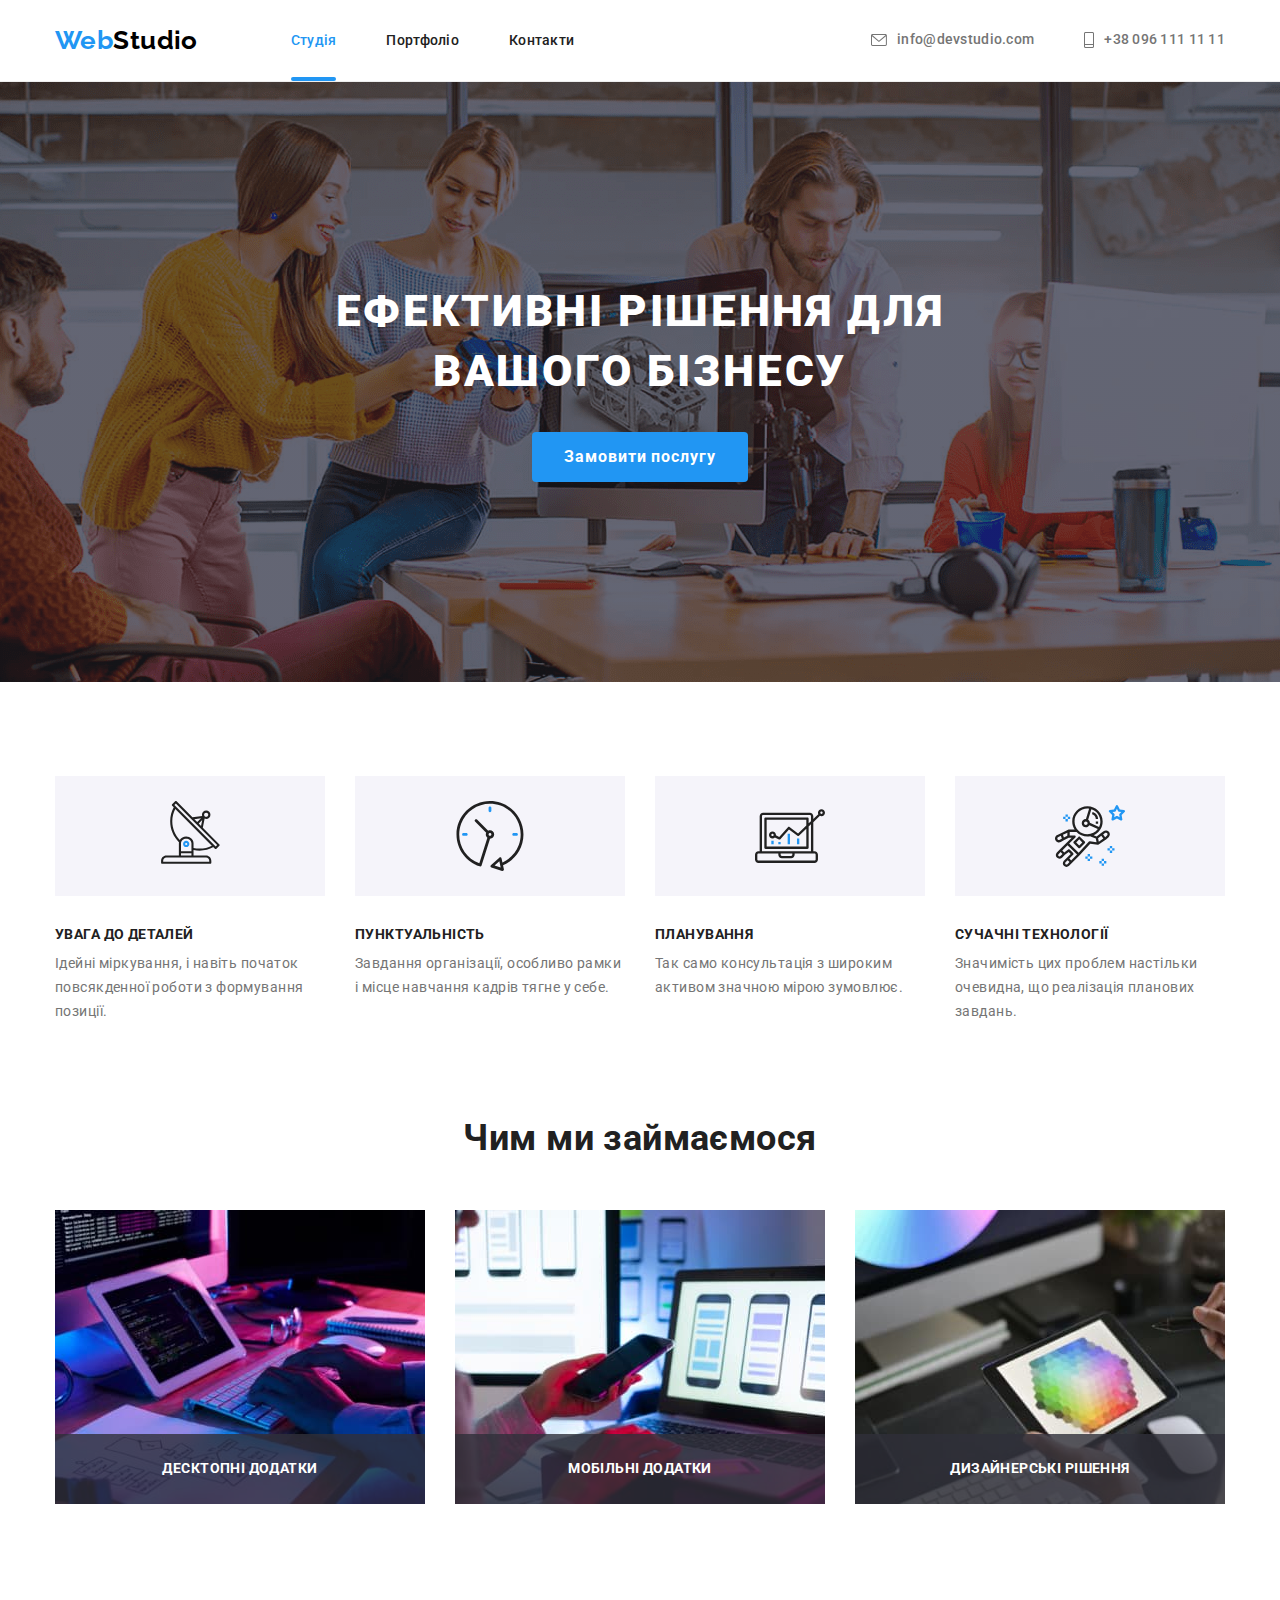
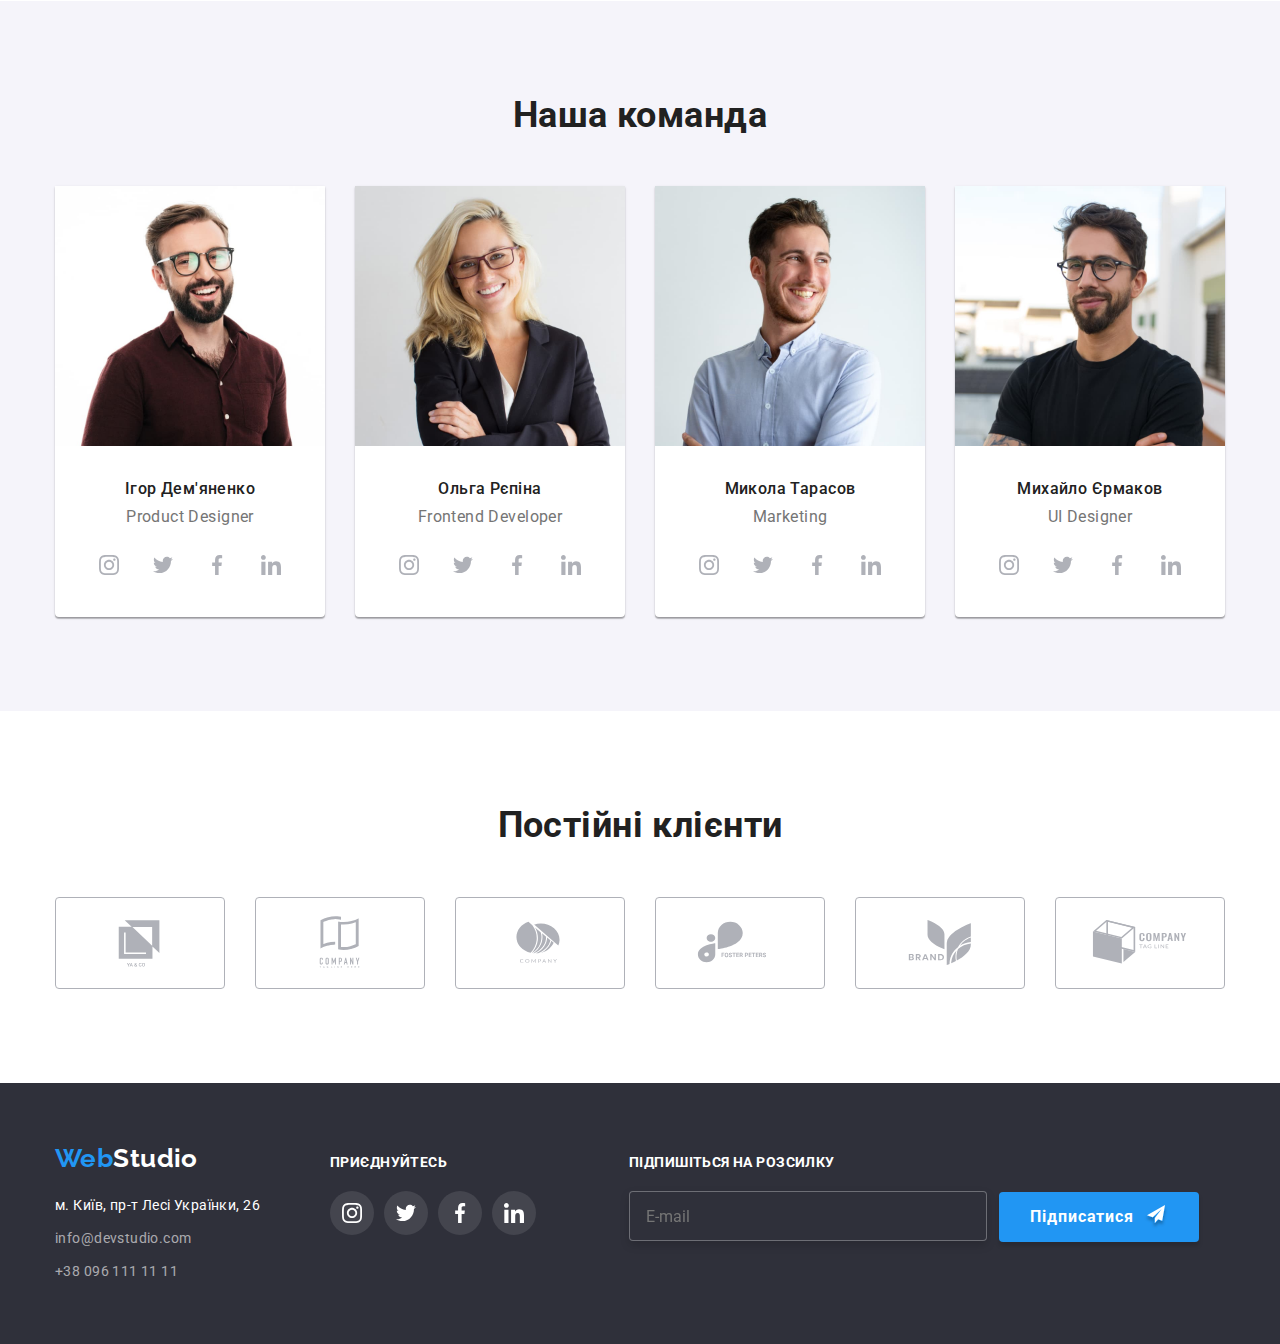
<file: index.html>
<!DOCTYPE html>
<html lang="uk">
  <head>
    <meta charset="UTF-8" />
    <meta http-equiv="X-UA-Compatible" content="IE=edge" />
    <meta name="viewport" content="width=device-width, initial-scale=1.0" />
    <title>WebStudio</title>
    <link
      href="https://fonts.googleapis.com/css2?family=Raleway:wght@700&family=Roboto:wght@400;500;700;900&display=swap"
      rel="stylesheet"
    />
    <link
      rel="stylesheet"
      href="https://cdnjs.cloudflare.com/ajax/libs/modern-normalize/1.1.0/modern-normalize.min.css"
    />
    <link rel="stylesheet" href="./css/main.min.css" />
  </head>
  <body>
    <!--Header-->
    <header class="page-header">
      <div class="container container--nav">
        <nav class="site-nav">
          <a href="./index.html" class="header-logo"
            ><span class="header-logo__accent">Web</span>Studio</a
          >
          <ul class="site-nav__list">
            <li class="site-nav__item">
              <a href="./index.html" class="site-nav__link site-nav__current"
                >Студія</a
              >
            </li>
            <li class="site-nav__item">
              <a href="./portfolio.html" class="site-nav__link">Портфоліо</a>
            </li>
            <li class="site-nav_item">
              <a href="" class="site-nav__link">Контакти</a>
            </li>
          </ul>
        </nav>
        <ul class="header-address">
          <li class="header-address__item">
            <a href="mailto:info@devstudio.com" class="header-address__link"
              ><svg class="header-address__icon" width="16" height="12">
                <use href="./images/symbol-defs.svg#icon-letter"></use></svg
              >info@devstudio.com</a
            >
          </li>
          <li class="header-address__item">
            <a href="tel:+380961111111" class="header-address__link"
              ><svg class="header-address__icon" width="10" height="16">
                <use href="./images/symbol-defs.svg#icon-phone"></use></svg
              >+38 096 111 11 11</a
            >
          </li>
        </ul>
      </div>
    </header>
    <!--Unique pages-->
    <main>
      <!--Hero-->
      <section class="hero-page overlay">
        <h1 class="hero-page__header">Ефективні рішення для вашого бізнесу</h1>
        <button data-modal-open type="button" class="hero-page__button button">
          Замовити послугу
        </button>
      </section>
      <!--About company-->
      <section class="section about-company">
        <div class="container">
          <h2 class="about-company__title section-title" hidden>
            Про нашу компанію
          </h2>
          <ul class="about-company__list">
            <li class="about-company__item">
              <div class="advantages-section">
                <svg class="advantages-icon" width="70" height="70">
                  <use href="./images/symbol-defs.svg#icon-antenna"></use>
                </svg>
              </div>
              <h3 class="advantages-section__title">Увага до деталей</h3>
              <p class="advantages-section__description">
                Ідейні міркування, і навіть початок повсякденної роботи з
                формування позиції.
              </p>
            </li>
            <li class="about-company__item">
              <div class="advantages-section">
                <svg class="advantages-icon" width="70" height="70">
                  <use href="./images/symbol-defs.svg#icon-clock"></use>
                </svg>
              </div>
              <h3 class="advantages-section__title">Пунктуальність</h3>
              <p class="advantages-section__description">
                Завдання організації, особливо рамки і місце навчання кадрів
                тягне у себе.
              </p>
            </li>
            <li class="about-company__item">
              <div class="advantages-section">
                <svg class="advantages-icon" width="70" height="70">
                  <use href="./images/symbol-defs.svg#icon-diagram"></use>
                </svg>
              </div>
              <h3 class="advantages-section__title">Планування</h3>
              <p class="advantages-section__description">
                Так само консультація з широким активом значною мірою зумовлює.
              </p>
            </li>
            <li class="item">
              <div class="advantages-section">
                <svg class="advantages-icon" width="70" height="70">
                  <use href="./images/symbol-defs.svg#icon-astronaut"></use>
                </svg>
              </div>
              <h3 class="advantages-section__title">Сучачні технології</h3>
              <p class="advantages-section__description">
                Значимість цих проблем настільки очевидна, що реалізація
                планових завдань.
              </p>
            </li>
          </ul>
        </div>
      </section>
      <!-- What do we do? -->
      <section class="section what-we-do">
        <div class="container">
          <h2 class="what-we-do__title section-title">Чим ми займаємося</h2>
          <ul class="what-we-do__list">
            <li class="what-we-do__item">
              <img
                class="what-we-do__image"
                src="./images/img.jpg"
                alt="Картинка роботи №1"
                width="370"
              />
              <div class="what-we-do__description">
                <p>Десктопні додатки</p>
              </div>
            </li>
            <li class="what-we-do__item">
              <img
                class="what-we-do__image"
                src="./images/img2.jpg"
                alt="Картинка роботи №2"
                width="370"
              />
              <div class="what-we-do__description">
                <p>Мобільні додатки</p>
              </div>
            </li>
            <li class="what-we-do__item">
              <img
                class="what-we-do__image"
                src="./images/img3.jpg"
                alt="Картинка роботи №3"
                width="370"
              />
              <div class="what-we-do__description">
                <p>Дизайнерські рішення</p>
              </div>
            </li>
          </ul>
        </div>
      </section>
      <!-- Our team -->
      <section class="section our-team">
        <div class="container">
          <h2 class="our-team__title section-title">Наша команда</h2>
          <ul class="our-team__list">
            <li class="our-team__item">
              <img
                class="worker-photo"
                src="./images/first-worker.jpg"
                alt="Перший працівник"
                width="270"
              />
              <div class="team-characteristic">
                <h3 class="team-characteristic__title section-title">
                  Ігор Дем'яненко
                </h3>
                <p class="team-characteristic__description">Product Designer</p>
                <ul class="social-list">
                  <li class="social-list__item">
                    <a
                      class="social-list__link"
                      href="https://www.instagram.com/"
                      target="_blank"
                      rel="noreferrer noopener"
                    >
                      <svg class="social-list__icon" width="20" height="20">
                        <use
                          href="./images/symbol-defs.svg#icon-instagram"
                        ></use>
                      </svg>
                    </a>
                  </li>
                  <li class="social-list__item">
                    <a class="social-list__link" href="">
                      <svg class="social-list__icon" width="20" height="20">
                        <use href="./images/symbol-defs.svg#icon-twitter"></use>
                      </svg>
                    </a>
                  </li>
                  <li class="social-list__item">
                    <a class="social-list__link" href="">
                      <svg class="social-list__icon" width="20" height="20">
                        <use
                          href="./images/symbol-defs.svg#icon-facebook"
                        ></use>
                      </svg>
                    </a>
                  </li>
                  <li class="social-list__item">
                    <a class="social-list__link" href="">
                      <svg class="social-list__icon" width="20" height="20">
                        <use
                          href="./images/symbol-defs.svg#icon-linkedin"
                        ></use>
                      </svg>
                    </a>
                  </li>
                </ul>
              </div>
            </li>
            <li class="our-team__item">
              <img
                class="worker-photo"
                src="./images/second-worker.jpg"
                alt="Другий працівник"
                width="270"
              />
              <div class="team-characteristic">
                <h3 class="team-characteristic__title section-title">
                  Ольга Рєпіна
                </h3>
                <p class="team-characteristic__description">
                  Frontend Developer
                </p>
                <ul class="social-list">
                  <li class="social-list__item">
                    <a
                      class="social-list__link"
                      href="https://www.instagram.com/"
                      target="_blank"
                      rel="noreferrer noopener"
                    >
                      <svg class="social-list__icon" width="20" height="20">
                        <use
                          href="./images/symbol-defs.svg#icon-instagram"
                        ></use>
                      </svg>
                    </a>
                  </li>
                  <li class="social-list__item">
                    <a class="social-list__link" href="">
                      <svg class="social-list__icon" width="20" height="20">
                        <use href="./images/symbol-defs.svg#icon-twitter"></use>
                      </svg>
                    </a>
                  </li>
                  <li class="social-list__item">
                    <a class="social-list__link" href="">
                      <svg class="social-list__icon" width="20" height="20">
                        <use
                          href="./images/symbol-defs.svg#icon-facebook"
                        ></use>
                      </svg>
                    </a>
                  </li>
                  <li class="social-list__item">
                    <a class="social-list__link" href="">
                      <svg class="social-list__icon" width="20" height="20">
                        <use
                          href="./images/symbol-defs.svg#icon-linkedin"
                        ></use>
                      </svg>
                    </a>
                  </li>
                </ul>
              </div>
            </li>
            <li class="our-team__item">
              <img
                class="worker-photo"
                src="./images/third-worker.jpg"
                alt="Третій працівник"
                width="270"
              />
              <div class="team-characteristic">
                <h3 class="team-characteristic__title section-title">
                  Микола Тарасов
                </h3>
                <p class="team-characteristic__description">Marketing</p>
                <ul class="social-list">
                  <li class="social-list__item">
                    <a class="social-list__link" href="">
                      <svg class="social-list__icon" width="20" height="20">
                        <use
                          href="./images/symbol-defs.svg#icon-instagram"
                        ></use>
                      </svg>
                    </a>
                  </li>
                  <li class="social-list__item">
                    <a class="social-list__link" href="">
                      <svg class="social-list__icon" width="20" height="20">
                        <use href="./images/symbol-defs.svg#icon-twitter"></use>
                      </svg>
                    </a>
                  </li>
                  <li class="social-list__item">
                    <a class="social-list__link" href="">
                      <svg class="social-list__icon" width="20" height="20">
                        <use
                          href="./images/symbol-defs.svg#icon-facebook"
                        ></use>
                      </svg>
                    </a>
                  </li>
                  <li class="social-list__item">
                    <a class="social-list__link" href="">
                      <svg class="social-list__icon" width="20" height="20">
                        <use
                          href="./images/symbol-defs.svg#icon-linkedin"
                        ></use>
                      </svg>
                    </a>
                  </li>
                </ul>
              </div>
            </li>
            <li class="our-team__item">
              <img
                class="worker-photo"
                src="./images/fourth-worker.jpg"
                alt="Четвертий працівник"
                width="270"
              />
              <div class="team-characteristic">
                <h3 class="team-characteristic__title section-title">
                  Михайло Єрмаков
                </h3>
                <p class="team-characteristic__description">UI Designer</p>
                <ul class="social-list">
                  <li class="social-list__item">
                    <a class="social-list__link" href="">
                      <svg class="social-list__icon" width="20" height="20">
                        <use
                          href="./images/symbol-defs.svg#icon-instagram"
                        ></use>
                      </svg>
                    </a>
                  </li>
                  <li class="social-list__item">
                    <a class="social-list__link" href="">
                      <svg class="social-list__icon" width="20" height="20">
                        <use href="./images/symbol-defs.svg#icon-twitter"></use>
                      </svg>
                    </a>
                  </li>
                  <li class="social-list__item">
                    <a class="social-list__link" href="">
                      <svg class="social-list__icon" width="20" height="20">
                        <use
                          href="./images/symbol-defs.svg#icon-facebook"
                        ></use>
                      </svg>
                    </a>
                  </li>
                  <li class="social-list__item">
                    <a class="social-list__link" href="">
                      <svg class="social-list__icon" width="20" height="20">
                        <use
                          href="./images/symbol-defs.svg#icon-linkedin"
                        ></use>
                      </svg>
                    </a>
                  </li>
                </ul>
              </div>
            </li>
          </ul>
        </div>
      </section>
      <!-- Our clients section -->
      <section class="section our-clients">
        <h2 class="our-clients__title section-title">Постійні клієнти</h2>
        <ul class="our-clients__list">
          <li class="our-clients__item">
            <a class="our-clients__link" href="">
              <svg class="our-clients__icon" width="106" height="60">
                <use href="./images/symbol-defs.svg#icon-Logo"></use>
              </svg>
            </a>
          </li>
          <li class="our-clients__item">
            <a class="our-clients__link" href="">
              <svg class="our-clients__icon" width="106" height="60">
                <use href="./images/symbol-defs.svg#icon-Logo-2"></use>
              </svg>
            </a>
          </li>
          <li class="our-clients__item">
            <a class="our-clients__link" href="">
              <svg class="our-clients__icon" width="106" height="60">
                <use href="./images/symbol-defs.svg#icon-Logo-3"></use>
              </svg>
            </a>
          </li>
          <li class="our-clients__item">
            <a class="our-clients__link" href="">
              <svg class="our-clients__icon" width="106" height="60">
                <use href="./images/symbol-defs.svg#icon-Logo-4"></use>
              </svg>
            </a>
          </li>
          <li class="our-clients__item">
            <a class="our-clients__link" href="">
              <svg class="our-clients__icon" width="106" height="60">
                <use href="./images/symbol-defs.svg#icon-Logo-5"></use>
              </svg>
            </a>
          </li>
          <li class="our-clients__item">
            <a class="our-clients__link" href="">
              <svg class="our-clients__icon" width="106" height="60">
                <use href="./images/symbol-defs.svg#icon-Logo-6"></use>
              </svg>
            </a>
          </li>
        </ul>
      </section>
    </main>
    <!-- fotter -->
    <footer class="page-footer">
      <div class="container container-footer">
        <div class="main-footer">
          <a href="./index.html" class="footer-logo"
            ><span class="footer-logo__accent">Web</span>Studio</a
          >
          <address class="footer-address">
            <ul class="footer-address__list">
              <li class="footer-address__item">
                <a
                  href="https://goo.gl/maps/tUJnpnbdcwp7W9dC6"
                  target="_blank"
                  rel="noreferrer noopener"
                  class="footer-address__map"
                  >м. Київ, пр-т Лесі Українки, 26</a
                >
              </li>
              <li class="footer-address__item">
                <a href="mailto:info@devstudio.com" class="footer-address__info"
                  >info@devstudio.com</a
                >
              </li>
              <li class="footer-address__item">
                <a href="tel:+380961111111" class="footer-address__info"
                  >+38 096 111 11 11</a
                >
              </li>
            </ul>
          </address>
        </div>
        <div class="page-footer__joinUs">
          <strong class="page-footer__strong">Приєднуйтесь</strong>
          <ul class="footer-social-list social-list">
            <li class="footer-social-list__item">
              <a class="footer-social-list__link" href="">
                <svg class="footer-social-list__icon" width="20" height="20">
                  <use href="./images/symbol-defs.svg#icon-instagram"></use>
                </svg>
              </a>
            </li>
            <li class="footer-social-list__item">
              <a class="footer-social-list__link" href="">
                <svg class="footer-social-list__icon" width="20" height="20">
                  <use href="./images/symbol-defs.svg#icon-twitter"></use>
                </svg>
              </a>
            </li>
            <li class="footer-social-list__item">
              <a class="footer-social-list__link" href="">
                <svg class="footer-social-list__icon" width="20" height="20">
                  <use href="./images/symbol-defs.svg#icon-facebook"></use>
                </svg>
              </a>
            </li>
            <li class="footer-social-list__item">
              <a class="footer-social-list__link" href="">
                <svg class="footer-social-list__icon" width="20" height="20">
                  <use href="./images/symbol-defs.svg#icon-linkedin"></use>
                </svg>
              </a>
            </li>
          </ul>
        </div>
        <div class="mailing-list">
          <strong class="page-footer__strong">Підпишіться на розсилку</strong>
          <div>
            <form action="" class="mailing-list__wrapper">
              <input
                type="email"
                name="mailing-email"
                placeholder="E-mail"
                class="mailing-list__input"
              />
              <button type="button" class="mailing-list__button button">
                Підписатися
              </button>
            </form>
          </div>
        </div>
      </div>
    </footer>
    <!-- modal -->
    <div class="backdrop is-hidden" data-modal>
      <div class="modal">
        <button
          type="button"
          class="modal__close-button button"
          data-modal-close
        >
          <svg class="modal__close-icon">
            <use href="./images/symbol-defs.svg#icon-close-back"></use>
          </svg>
        </button>
        <h2 class="modal__title">Залиште свої дані, ми вам передвонимо</h2>
        <form action="" class="modal-form">
          <div class="modal-form__form-element">
            <label for="name" class="modal-form__label">Ім'я</label>
            <div class="modal-form__input-wrap">
              <input
                type="text"
                id="name"
                name="name"
                class="modal-form__input"
                required
              />
              <svg class="modal-form__form-icon" width="18" height="18">
                <use href="./images/symbol-defs.svg#icon-person-black"></use>
              </svg>
            </div>
          </div>

          <div class="modal-form__form-element">
            <label for="tel" class="modal-form__label">Телефон</label>
            <div class="modal-form__input-wrap">
              <input
                type="tel"
                id="tel"
                name="tel"
                class="modal-form__input"
                required
              />
              <svg class="modal-form__form-icon" width="18" height="18">
                <use href="./images/symbol-defs.svg#icon-phone-black"></use>
              </svg>
            </div>
          </div>

          <div class="modal-form__form-element">
            <label for="email" class="modal-form__label">Пошта</label>
            <div class="modal-form__input-wrap">
              <input
                type="email"
                id="email"
                name="email"
                class="modal-form__input"
                required
              />
              <svg class="modal-form__form-icon" width="18" height="18">
                <use href="./images/symbol-defs.svg#icon-email-black"></use>
              </svg>
            </div>
          </div>

          <div class="modal-form__form-element">
            <label for="textarea" class="modal-form__label">Комментар</label>
            <textarea
              name="textarea"
              id="textarea"
              placeholder="Введіть текст"
              class="modal-form__textarea"
            ></textarea>
          </div>
          <div class="accept">
            <input
              type="checkbox"
              id="checkbox"
              name="checkbox"
              class="accept__input"
              required
            />
            <label for="checkbox" class="accept__label">
              <div class="accept__checkbox">
                <svg class="accept__tick">
                  <use href="./images/symbol-defs.svg#icon-tick"></use>
                </svg>
              </div>
              Погоджуюся з розсилкою та приймаю &#8201;
              <a href="./index.html" class="accept__link"> Умови договору</a>
            </label>
          </div>
          <button type="submit" class="button modal-button">Відправити</button>
        </form>
      </div>
    </div>
    <script src="./js/modal.js"></script>
  </body>
</html>
</file>
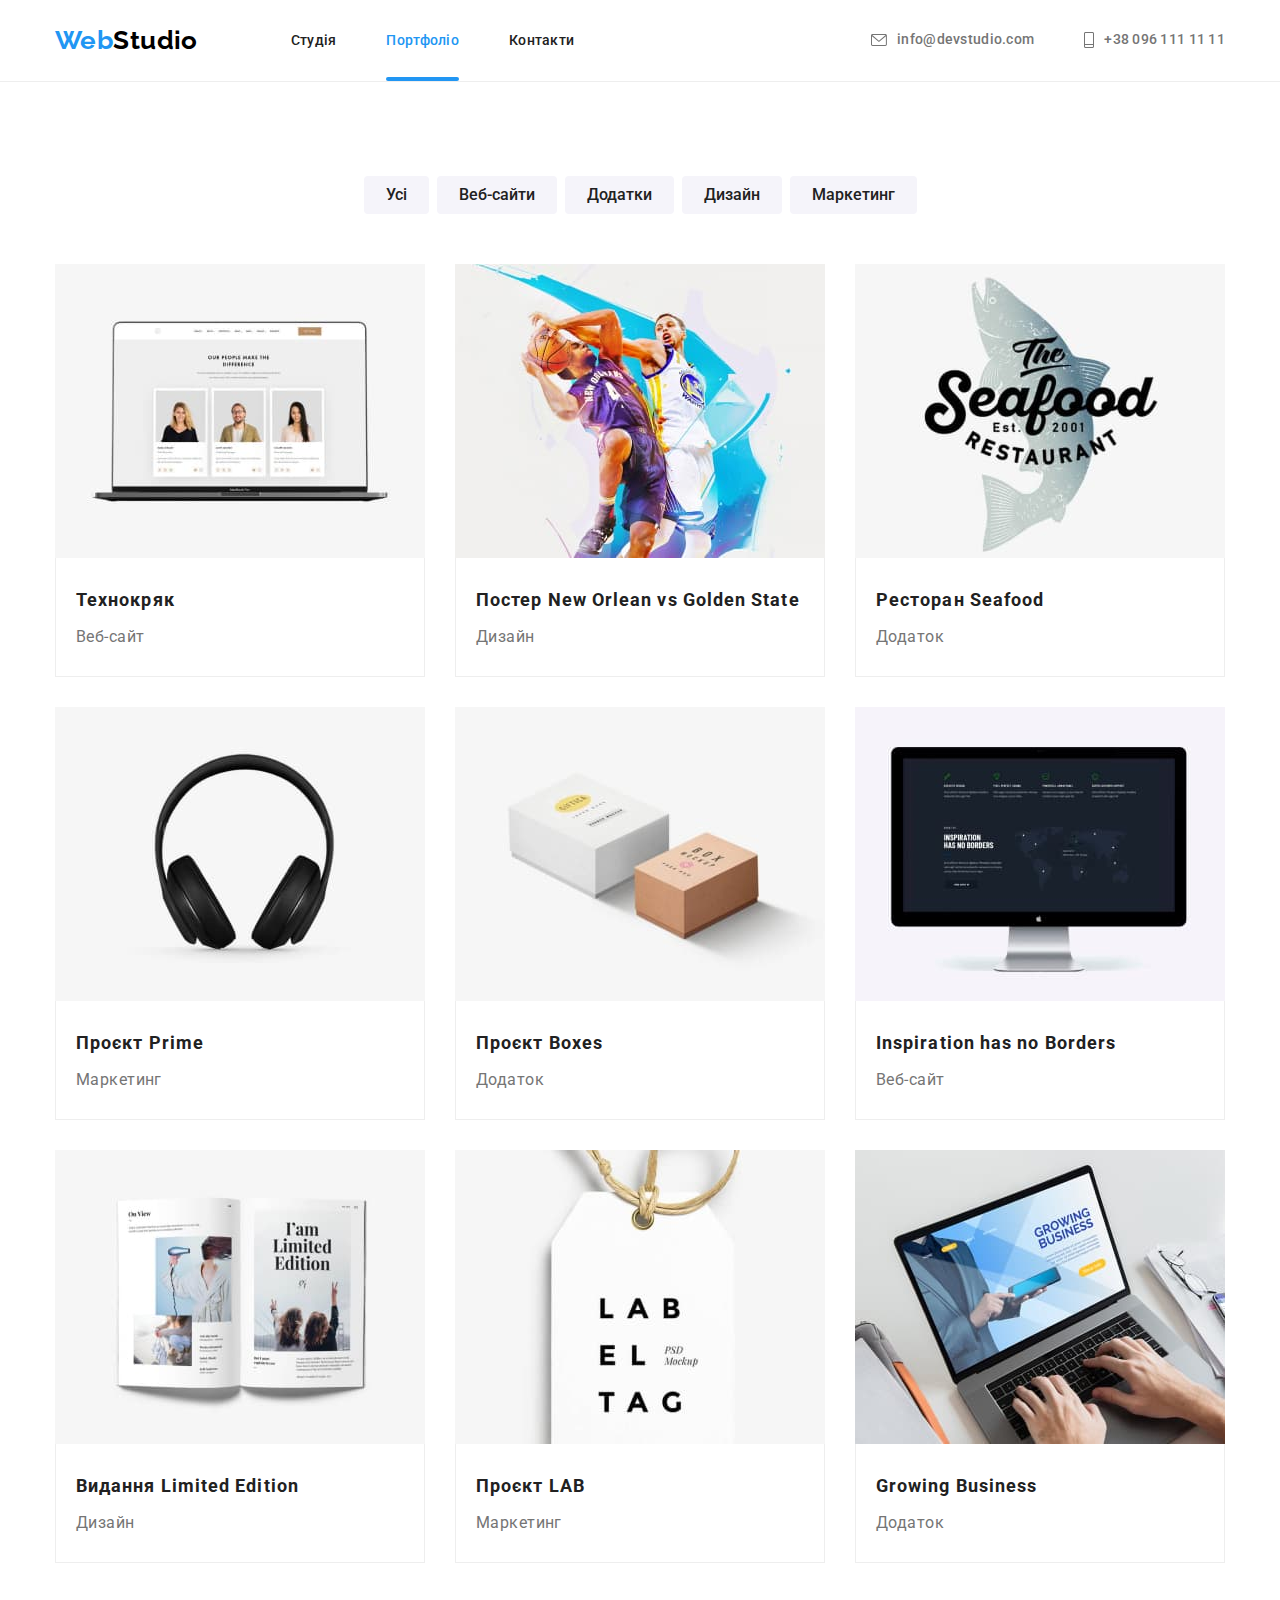
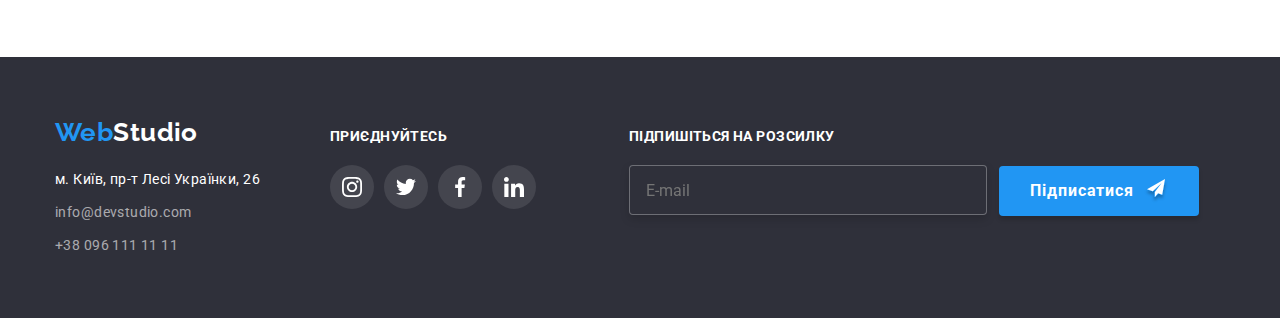
<file: portfolio.html>
<!DOCTYPE html>
<html lang="uk">
  <head>
    <meta charset="UTF-8" />
    <meta http-equiv="X-UA-Compatible" content="IE=edge" />
    <meta name="viewport" content="width=device-width, initial-scale=1.0" />
    <title>WebStudio</title>
    <link
      href="https://fonts.googleapis.com/css2?family=Raleway:wght@700&family=Roboto:wght@400;500;700;900&display=swap"
      rel="stylesheet"
    />
    <link
      rel="stylesheet"
      href="https://cdnjs.cloudflare.com/ajax/libs/modern-normalize/1.1.0/modern-normalize.min.css"
    />
    <link rel="stylesheet" href="./css/main.min.css" />
  </head>
  <body>
    <!--Header-->
    <header class="page-header">
      <div class="container container--nav">
        <nav class="site-nav">
          <a href="./index.html" class="header-logo"
            ><span class="header-logo__accent">Web</span>Studio</a
          >
          <ul class="site-nav__list">
            <li class="site-nav__item">
              <a href="./index.html" class="site-nav__link">Студія</a>
            </li>
            <li class="site-nav__item">
              <a
                href="./portfolio.html"
                class="site-nav__link site-nav__current"
                >Портфоліо</a
              >
            </li>
            <li class="site-nav_item">
              <a href="" class="site-nav__link">Контакти</a>
            </li>
          </ul>
        </nav>
        <ul class="header-address">
          <li class="header-address__item">
            <a href="mailto:info@devstudio.com" class="header-address__link"
              ><svg class="header-address__icon" width="16" height="12">
                <use href="./images/symbol-defs.svg#icon-letter"></use></svg
              >info@devstudio.com</a
            >
          </li>
          <li class="header-address__item">
            <a href="tel:+380961111111" class="header-address__link"
              ><svg class="header-address__icon" width="10" height="16">
                <use href="./images/symbol-defs.svg#icon-phone"></use></svg
              >+38 096 111 11 11</a
            >
          </li>
        </ul>
      </div>
    </header>
    <!-- Unique pages -->
    <main>
      <section class="porfolio section">
        <div class="container">
          <h1 class="section-title" hidden>Our projects</h1>
          <div class="portfolio-buttons-list">
            <button type="button" class="button portfolio-button">Усі</button>
            <button type="button" class="button portfolio-button">
              Веб-сайти
            </button>
            <button type="button" class="button portfolio-button">
              Додатки
            </button>
            <button type="button" class="button portfolio-button">
              Дизайн
            </button>
            <button type="button" class="button portfolio-button">
              Маркетинг
            </button>
          </div>
          <ul class="portfolio-list">
            <li class="portfolio-item">
              <a class="portfolio-link" href="">
                <div class="portfolio-wrap-details">
                  <img
                    src="./images/portfolio-images/partfolio1.jpg"
                    alt="Our first work"
                    width="370"
                  />
                  <p class="portfolio-details">
                    Ресурс пропонує комплексні пропозиції з різним рівнем
                    функціоналу та сервісів. Все це дозволить відвідувачу
                    отримати вичерпні відомості про компанію чи приватну особу.
                  </p>
                </div>
                <div class="portfolio-characteristic">
                  <h2 class="section-title">Технокряк</h2>
                  <p class="portfolio-description">Веб-сайт</p>
                </div>
              </a>
            </li>
            <li class="portfolio-item">
              <a class="portfolio-link" href="">
                <div class="portfolio-wrap-details">
                  <img
                    src="./images/portfolio-images/partfolio2.jpg"
                    alt="Our first work"
                    width="370"
                  />
                  <p class="portfolio-details">
                    Ресурс пропонує комплексні пропозиції з різним рівнем
                    функціоналу та сервісів. Все це дозволить відвідувачу
                    отримати вичерпні відомості про компанію чи приватну особу.
                  </p>
                </div>

                <div class="portfolio-characteristic">
                  <h2 class="section-title">
                    Постер <span lang="en">New Orlean vs Golden State</span>
                  </h2>
                  <p class="portfolio-description">Дизайн</p>
                </div>
              </a>
            </li>
            <li class="portfolio-item">
              <a class="portfolio-link" href="">
                <div class="portfolio-wrap-details">
                  <img
                    src="./images/portfolio-images/partfolio3.jpg"
                    alt="Our third work"
                    width="370"
                  />
                  <p class="portfolio-details">
                    Ресурс пропонує комплексні пропозиції з різним рівнем
                    функціоналу та сервісів. Все це дозволить відвідувачу
                    отримати вичерпні відомості про компанію чи приватну особу.
                  </p>
                </div>
                <div class="portfolio-characteristic">
                  <h2 class="section-title">
                    Ресторан <span lang="en">Seafood</span>
                  </h2>
                  <p class="portfolio-description">Додаток</p>
                </div>
              </a>
            </li>
            <li class="portfolio-item">
              <a class="portfolio-link" href="">
                <div class="portfolio-wrap-details">
                  <img
                    src="./images/portfolio-images/partfolio4.jpg"
                    alt="Our fourth work"
                    width="370"
                  />
                  <p class="portfolio-details">
                    Ресурс пропонує комплексні пропозиції з різним рівнем
                    функціоналу та сервісів. Все це дозволить відвідувачу
                    отримати вичерпні відомості про компанію чи приватну особу.
                  </p>
                </div>
                <div class="portfolio-characteristic">
                  <h2 class="section-title">
                    Проєкт <span lang="en">Prime</span>
                  </h2>
                  <p class="portfolio-description">Маркетинг</p>
                </div>
              </a>
            </li>
            <li class="portfolio-item">
              <a class="portfolio-link" href="">
                <div class="portfolio-wrap-details">
                  <img
                    src="./images/portfolio-images/partfolio5.jpg"
                    alt="Our fifth work"
                    width="370"
                  />
                  <p class="portfolio-details">
                    Ресурс пропонує комплексні пропозиції з різним рівнем
                    функціоналу та сервісів. Все це дозволить відвідувачу
                    отримати вичерпні відомості про компанію чи приватну особу.
                  </p>
                </div>
                <div class="portfolio-characteristic">
                  <h2 class="section-title">
                    Проєкт <span lang="en">Boxes</span>
                  </h2>
                  <p class="portfolio-description">Додаток</p>
                </div>
              </a>
            </li>
            <li class="portfolio-item">
              <a class="portfolio-link" href="">
                <div class="portfolio-wrap-details">
                  <img
                    src="./images/portfolio-images/partfolio6.jpg"
                    alt="Our fourth work"
                    width="370"
                  />
                  <p class="portfolio-details">
                    Ресурс пропонує комплексні пропозиції з різним рівнем
                    функціоналу та сервісів. Все це дозволить відвідувачу
                    отримати вичерпні відомості про компанію чи приватну особу.
                  </p>
                </div>
                <div class="portfolio-characteristic">
                  <h2 class="section-title" lang="en">
                    Inspiration has no Borders
                  </h2>
                  <p class="portfolio-description">Веб-сайт</p>
                </div>
              </a>
            </li>
            <li class="portfolio-item">
              <a class="portfolio-link" href="">
                <div class="portfolio-wrap-details">
                  <img
                    src="./images/portfolio-images/partfolio7.jpg"
                    alt="Our fourth work"
                    width="370"
                  />
                  <p class="portfolio-details">
                    Ресурс пропонує комплексні пропозиції з різним рівнем
                    функціоналу та сервісів. Все це дозволить відвідувачу
                    отримати вичерпні відомості про компанію чи приватну особу.
                  </p>
                </div>
                <div class="portfolio-characteristic">
                  <h2 class="section-title">
                    Видання <span lang="en">Limited Edition</span>
                  </h2>
                  <p class="portfolio-description">Дизайн</p>
                </div>
              </a>
            </li>
            <li class="portfolio-item">
              <a class="portfolio-link" href="">
                <div class="portfolio-wrap-details">
                  <img
                    src="./images/portfolio-images/partfolio8.jpg"
                    alt="Our eighth work"
                    width="370"
                  />
                  <p class="portfolio-details">
                    Ресурс пропонує комплексні пропозиції з різним рівнем
                    функціоналу та сервісів. Все це дозволить відвідувачу
                    отримати вичерпні відомості про компанію чи приватну особу.
                  </p>
                </div>

                <div class="portfolio-characteristic">
                  <h2 class="section-title">
                    Проєкт <span lang="en">LAB</span>
                  </h2>
                  <p class="portfolio-description">Маркетинг</p>
                </div>
              </a>
            </li>
            <li class="portfolio-item">
              <a class="portfolio-link" href="">
                <div class="portfolio-wrap-details">
                  <img
                    src="./images/portfolio-images/partfolio9.jpg"
                    alt="Our ninth work"
                    width="370"
                  />
                  <p class="portfolio-details">
                    Ресурс пропонує комплексні пропозиції з різним рівнем
                    функціоналу та сервісів. Все це дозволить відвідувачу
                    отримати вичерпні відомості про компанію чи приватну особу.
                  </p>
                </div>
                <div class="portfolio-characteristic">
                  <h2 class="section-title" lang="en">Growing Business</h2>
                  <p class="portfolio-description">Додаток</p>
                </div>
              </a>
            </li>
          </ul>
        </div>
      </section>
    </main>
    <!--footer-->
    <footer class="page-footer">
      <div class="container container-footer">
        <div class="main-footer">
          <a href="./index.html" class="footer-logo"
            ><span class="footer-logo__accent">Web</span>Studio</a
          >
          <address class="footer-address">
            <ul class="footer-address__list">
              <li class="footer-address__item">
                <a
                  href="https://goo.gl/maps/tUJnpnbdcwp7W9dC6"
                  target="_blank"
                  rel="noreferrer noopener"
                  class="footer-address__map"
                  >м. Київ, пр-т Лесі Українки, 26</a
                >
              </li>
              <li class="footer-address__item">
                <a href="mailto:info@devstudio.com" class="footer-address__info"
                  >info@devstudio.com</a
                >
              </li>
              <li class="footer-address__item">
                <a href="tel:+380961111111" class="footer-address__info"
                  >+38 096 111 11 11</a
                >
              </li>
            </ul>
          </address>
        </div>
        <div class="page-footer__joinUs">
          <strong class="page-footer__strong">Приєднуйтесь</strong>
          <ul class="footer-social-list social-list">
            <li class="footer-social-list__item">
              <a class="footer-social-list__link" href="">
                <svg class="footer-social-list__icon" width="20" height="20">
                  <use href="./images/symbol-defs.svg#icon-instagram"></use>
                </svg>
              </a>
            </li>
            <li class="footer-social-list__item">
              <a class="footer-social-list__link" href="">
                <svg class="footer-social-list__icon" width="20" height="20">
                  <use href="./images/symbol-defs.svg#icon-twitter"></use>
                </svg>
              </a>
            </li>
            <li class="footer-social-list__item">
              <a class="footer-social-list__link" href="">
                <svg class="footer-social-list__icon" width="20" height="20">
                  <use href="./images/symbol-defs.svg#icon-facebook"></use>
                </svg>
              </a>
            </li>
            <li class="footer-social-list__item">
              <a class="footer-social-list__link" href="">
                <svg class="footer-social-list__icon" width="20" height="20">
                  <use href="./images/symbol-defs.svg#icon-linkedin"></use>
                </svg>
              </a>
            </li>
          </ul>
        </div>
        <div class="mailing-list">
          <strong class="page-footer__strong">Підпишіться на розсилку</strong>
          <div>
            <form action="" class="mailing-list__wrapper">
              <input
                type="email"
                name="mailing-email"
                placeholder="E-mail"
                class="mailing-list__input"
              />
              <button type="button" class="mailing-list__button button">
                Підписатися
              </button>
            </form>
          </div>
        </div>
      </div>
    </footer>
  </body>
</html>
</file>
<file: css/main.min.css>
:root{--primary-color: #ffffff;--secondary-color: #2196f3;--header-text-color: #212121;--description-text-color: #757575;--primary-background-color: #2f303a;--secondary-background-color: #f5f4fa;--dark-logo-color: #000000;--border-color: #eeeeee;--white-transparent-color: rgba(255, 255, 255, 0.6)}body{color:var(--description-text-color);font-family:Roboto,sans-serif;letter-spacing:.03em;font-size:14px}.container{margin:0 auto;width:1200px;padding-left:15px;padding-right:15px}ul{list-style:none;margin:0;padding:0}h1,h2,h3,h4,h5,h6,p{margin:0;padding:0}.section-title{color:var(--header-text-color)}.section{padding-top:94px;padding-bottom:94px}a{text-decoration:none}img{max-width:100%;height:auto}.button{cursor:pointer;font-family:inherit}.page-header{border-bottom:1px solid var(--border-color)}.header-logo{color:var(--dark-logo-color);font-family:"Raleway";font-weight:700;font-size:26px;line-height:1.19}.header-logo__accent{color:var(--secondary-color)}.container--nav{display:-webkit-box;display:-ms-flexbox;display:flex;-webkit-box-align:center;-ms-flex-align:center;align-items:center}.site-nav{display:-webkit-box;display:-ms-flexbox;display:flex;-webkit-box-align:center;-ms-flex-align:center;align-items:center}.site-nav__list{display:-webkit-box;display:-ms-flexbox;display:flex;-webkit-box-align:center;-ms-flex-align:center;align-items:center;margin-left:93px}.site-nav__item:not(:last-child){margin-right:50px}.site-nav__item{display:block;padding-top:32px;padding-bottom:32px}.site-nav__link{color:var(--header-text-color);font-weight:500;line-height:1.14;letter-spacing:.02em;-webkit-transition:color 250ms cubic-bezier(0.4, 0, 0.2, 1);transition:color 250ms cubic-bezier(0.4, 0, 0.2, 1)}.site-nav__link:hover,.site-nav__link:focus{color:var(--secondary-color)}.site-nav__link.site-nav__current{color:var(--secondary-color);position:relative}.site-nav__link.site-nav__current::after{content:"";display:inline-block;width:100%;position:absolute;height:4px;border-radius:2px;left:0;bottom:-33px;background-color:var(--secondary-color)}.header-address{-webkit-box-align:center;-ms-flex-align:center;align-items:center;display:-webkit-box;display:-ms-flexbox;display:flex;margin-left:auto}.header-address__item+.header-address__item{margin-left:50px}.header-address__link{display:-webkit-box;display:-ms-flexbox;display:flex;-webkit-box-align:center;-ms-flex-align:center;align-items:center;color:var(--description-text-color);font-weight:500;font-size:14px;line-height:1.14;letter-spacing:.02em;-webkit-transition:color 250ms cubic-bezier(0.4, 0, 0.2, 1);transition:color 250ms cubic-bezier(0.4, 0, 0.2, 1)}.header-address__link:hover,.header-address__link:focus{color:var(--secondary-color)}.header-address__icon{margin-right:10px;fill:currentColor}.page-footer{background-color:var(--primary-background-color);padding-top:60px;padding-bottom:60px}.page-footer__joinUs{margin-left:70px}.page-footer__strong{color:var(--primary-color);font-weight:700;font-size:14px;line-height:1.14;text-transform:uppercase}.container-footer{display:-webkit-box;display:-ms-flexbox;display:flex;-webkit-box-align:baseline;-ms-flex-align:baseline;align-items:baseline}.footer-logo{margin-bottom:20px;display:block;color:var(--primary-color);font-family:"Raleway";font-weight:700;font-size:26px;line-height:1.19}.footer-logo__accent{color:var(--secondary-color)}.footer-address{line-height:1.71}.footer-address__list{display:-webkit-box;display:-ms-flexbox;display:flex;-webkit-box-orient:vertical;-webkit-box-direction:normal;-ms-flex-direction:column;flex-direction:column}.footer-address__item:not(:last-child){margin-bottom:9px}.footer-address__info{color:var(--white-transparent-color);font-style:normal;-webkit-transition:color 250ms cubic-bezier(0.4, 0, 0.2, 1);transition:color 250ms cubic-bezier(0.4, 0, 0.2, 1)}.footer-address__info:hover,.footer-address__info:focus{color:var(--secondary-color)}.footer-address__map{color:var(--primary-color);font-style:normal;-webkit-transition:color 250ms cubic-bezier(0.4, 0, 0.2, 1);transition:color 250ms cubic-bezier(0.4, 0, 0.2, 1)}.footer-address__map:hover,.footer-address__map:focus{color:var(--secondary-color)}.footer-social-list{margin-top:20px;margin-bottom:0}.footer-social-list__link{border-radius:50px;background-color:rgba(255,255,255,.1);display:-webkit-box;display:-ms-flexbox;display:flex;width:44px;height:44px;-webkit-box-align:center;-ms-flex-align:center;align-items:center;-webkit-box-pack:center;-ms-flex-pack:center;justify-content:center;-webkit-transition:background-color 250ms cubic-bezier(0.4, 0, 0.2, 1);transition:background-color 250ms cubic-bezier(0.4, 0, 0.2, 1)}.footer-social-list__link:hover,.footer-social-list__link:focus{background-color:var(--secondary-color)}.footer-social-list__icon{fill:var(--primary-color)}.mailing-list{margin-left:93px}.mailing-list__wrapper{display:-webkit-box;display:-ms-flexbox;display:flex;-webkit-box-align:baseline;-ms-flex-align:baseline;align-items:baseline}.mailing-list__input{margin-top:20px;margin-right:12px;padding:15px 16px;width:358px;height:50px;border:1px solid rgba(255,255,255,.3);-webkit-filter:drop-shadow(0px 4px 4px rgba(0, 0, 0, 0.15));filter:drop-shadow(0px 4px 4px rgba(0, 0, 0, 0.15));border-radius:4px;color:rgba(255,255,255,.6);background:var(--primary-background-color);font-size:16px;line-height:1.25;outline:none}.mailing-list__button{height:50px;min-width:200px;display:-webkit-box;display:-ms-flexbox;display:flex;-webkit-box-align:center;-ms-flex-align:center;align-items:center;-webkit-box-pack:center;-ms-flex-pack:center;justify-content:center;letter-spacing:.06em;background:#2196f3;-webkit-box-shadow:0px 4px 4px rgba(0,0,0,.15);box-shadow:0px 4px 4px rgba(0,0,0,.15);border:none;border-radius:4px;font-weight:700;font-size:16px;line-height:1.88;color:var(--primary-color)}.mailing-list__button::after{margin-left:10px;content:"";width:24px;height:24px;background-image:url(../images/icon\ send.svg);background-size:contain}.overlay{height:600px;max-width:1600px;margin-left:auto;margin-right:auto;background-image:-webkit-gradient(linear, left top, right top, from(rgba(47, 48, 58, 0.4)), to(rgba(47, 48, 58, 0.4))),url(../images/hero-img.png);background-image:linear-gradient(to right, rgba(47, 48, 58, 0.4), rgba(47, 48, 58, 0.4)),url(../images/hero-img.png);background-size:cover;background-position:center;background-repeat:no-repeat}.hero-page{padding-top:200px;padding-bottom:200px;text-align:center}.hero-page__header{width:696px;margin:0 auto;margin-bottom:30px;color:var(--primary-color);font-family:"Roboto";font-weight:900;font-size:44px;line-height:1.36;letter-spacing:.06em;text-transform:uppercase}.hero-page__button{display:inline-block;border-radius:4px;min-width:216px;min-height:50px;color:var(--primary-color);background-color:var(--secondary-color);font-weight:700;font-size:16px;line-height:1.88;letter-spacing:.06em;border:0px}.about-company__title{margin-bottom:10px;font-weight:700;font-size:14px;line-height:1.14;letter-spacing:.03em;text-transform:uppercase}.about-company__list{display:-webkit-box;display:-ms-flexbox;display:flex}.about-company__item:not(:last-child){margin-right:30px}.advantages-section{margin-bottom:30px;display:-webkit-box;display:-ms-flexbox;display:flex;-webkit-box-align:center;-ms-flex-align:center;align-items:center;-webkit-box-pack:center;-ms-flex-pack:center;justify-content:center;width:270px;height:120px;background-color:var(--secondary-background-color)}.advantages-section__title{font-weight:700;font-size:14px;line-height:1.15;text-transform:uppercase;color:var(--header-text-color);margin-bottom:10px}.advantages-section__description{width:270px;line-height:1.71}.what-we-do{padding-top:0}.what-we-do__title{margin-bottom:50px;font-weight:700;font-size:36px;line-height:1.16;text-align:center}.what-we-do__list{display:-webkit-box;display:-ms-flexbox;display:flex}.what-we-do__item{position:relative}.what-we-do__item:not(:last-child){margin-right:30px}.what-we-do__description{width:370px;height:70px;position:absolute;background-color:rgba(47,48,58,.8);left:0;bottom:3px;display:-webkit-box;display:-ms-flexbox;display:flex;-webkit-box-align:center;-ms-flex-align:center;align-items:center;-webkit-box-pack:center;-ms-flex-pack:center;justify-content:center;font-family:"Roboto";font-weight:700;font-size:14px;line-height:1.14;text-transform:uppercase;color:var(--primary-color)}.what-we-do__image{max-width:100%;height:auto}.our-team{background-color:var(--secondary-background-color)}.our-team__title{margin-bottom:50px;font-weight:700;font-size:36px;line-height:1.16;text-align:center}.our-team__list{display:-webkit-box;display:-ms-flexbox;display:flex}.our-team__item{text-align:center;background-color:var(--primary-color);-webkit-box-shadow:0px 1px 3px rgba(0,0,0,.12),0px 1px 1px rgba(0,0,0,.14),0px 2px 1px rgba(0,0,0,.2);box-shadow:0px 1px 3px rgba(0,0,0,.12),0px 1px 1px rgba(0,0,0,.14),0px 2px 1px rgba(0,0,0,.2);border-radius:0px 0px 4px 4px}.our-team__item:not(:last-child){margin-right:30px}.team-characteristic{padding-top:30px;padding-bottom:30px}.team-characteristic__title{margin-bottom:10px;font-weight:500;font-size:16px;line-height:1.18}.team-characteristic__description{margin-bottom:16px;font-size:16px;line-height:1.18}.social-list{display:-webkit-box;display:-ms-flexbox;display:flex;-webkit-box-pack:center;-ms-flex-pack:center;justify-content:center;-webkit-box-align:center;-ms-flex-align:center;align-items:center;gap:10px}.social-list__link{display:-webkit-box;display:-ms-flexbox;display:flex;width:44px;height:44px;-webkit-box-align:center;-ms-flex-align:center;align-items:center;-webkit-box-pack:center;-ms-flex-pack:center;justify-content:center;-webkit-transition:background-color 250ms cubic-bezier(0.4, 0, 0.2, 1),border-radius 250ms cubic-bezier(0.4, 0, 0.2, 1);transition:background-color 250ms cubic-bezier(0.4, 0, 0.2, 1),border-radius 250ms cubic-bezier(0.4, 0, 0.2, 1)}.social-list__link:hover,.social-list__link:focus{background-color:var(--secondary-color);border-radius:50px}.social-list__icon{fill:#afb1b8;-webkit-transition:fill 250ms cubic-bezier(0.4, 0, 0.2, 1);transition:fill 250ms cubic-bezier(0.4, 0, 0.2, 1)}.social-list__link:hover .social-list__icon,.social-list__link:focus .social-list__icon{fill:var(--primary-color)}.our-clients__title{text-align:center;font-weight:700;font-size:36px;line-height:1.16;margin-bottom:50px}.our-clients__list{display:-webkit-box;display:-ms-flexbox;display:flex;-webkit-box-pack:center;-ms-flex-pack:center;justify-content:center;gap:30px}.our-clients__item{width:170px;height:92px}.our-clients__icon{fill:currentColor}.our-clients__link{border:1px solid #afb1b8;color:#afb1b8;border-radius:4px;display:-webkit-box;display:-ms-flexbox;display:flex;width:100%;height:100%;-webkit-box-pack:center;-ms-flex-pack:center;justify-content:center;-webkit-box-align:center;-ms-flex-align:center;align-items:center;-webkit-transition:color 250ms cubic-bezier(0.4, 0, 0.2, 1),border 250ms cubic-bezier(0.4, 0, 0.2, 1);transition:color 250ms cubic-bezier(0.4, 0, 0.2, 1),border 250ms cubic-bezier(0.4, 0, 0.2, 1)}.our-clients__link:hover,.our-clients__hover:focus{color:var(--secondary-color);border:1px solid var(--secondary-color)}.portfolio-buttons-list{-webkit-box-pack:center;-ms-flex-pack:center;justify-content:center;margin-bottom:50px;display:-webkit-box;display:-ms-flexbox;display:flex;gap:8px}.portfolio-button{display:inline-block;padding:6px 22px;border:0px;border-radius:4px;color:var(--header-text-color);background-color:var(--secondary-background-color);font-weight:500;font-size:16px;line-height:1.62;text-align:center;-webkit-transition:color 250ms cubic-bezier(0.4, 0, 0.2, 1),background-color 250ms cubic-bezier(0.4, 0, 0.2, 1),-webkit-box-shadow 250ms cubic-bezier(0.4, 0, 0.2, 1);transition:color 250ms cubic-bezier(0.4, 0, 0.2, 1),background-color 250ms cubic-bezier(0.4, 0, 0.2, 1),-webkit-box-shadow 250ms cubic-bezier(0.4, 0, 0.2, 1);transition:color 250ms cubic-bezier(0.4, 0, 0.2, 1),background-color 250ms cubic-bezier(0.4, 0, 0.2, 1),box-shadow 250ms cubic-bezier(0.4, 0, 0.2, 1);transition:color 250ms cubic-bezier(0.4, 0, 0.2, 1),background-color 250ms cubic-bezier(0.4, 0, 0.2, 1),box-shadow 250ms cubic-bezier(0.4, 0, 0.2, 1),-webkit-box-shadow 250ms cubic-bezier(0.4, 0, 0.2, 1)}.portfolio-button:hover,.portfolio-button:focus{color:var(--primary-color);background-color:var(--secondary-color);-webkit-box-shadow:0px 3px 1px rgba(0,0,0,.1),0px 1px 2px rgba(0,0,0,.08),0px 2px 2px rgba(0,0,0,.12);box-shadow:0px 3px 1px rgba(0,0,0,.1),0px 1px 2px rgba(0,0,0,.08),0px 2px 2px rgba(0,0,0,.12)}.portfolio-list{display:-webkit-box;display:-ms-flexbox;display:flex;-ms-flex-wrap:wrap;flex-wrap:wrap;gap:30px}.portfolio-link{display:block;-webkit-transition:-webkit-box-shadow 250ms cubic-bezier(0.4, 0, 0.2, 1);transition:-webkit-box-shadow 250ms cubic-bezier(0.4, 0, 0.2, 1);transition:box-shadow 250ms cubic-bezier(0.4, 0, 0.2, 1);transition:box-shadow 250ms cubic-bezier(0.4, 0, 0.2, 1), -webkit-box-shadow 250ms cubic-bezier(0.4, 0, 0.2, 1)}.portfolio-link:hover,.portfolio-link:focus{-webkit-box-shadow:0px 3px 1px rgba(0,0,0,.1),0px 1px 2px rgba(0,0,0,.08),0px 2px 2px rgba(0,0,0,.12);box-shadow:0px 3px 1px rgba(0,0,0,.1),0px 1px 2px rgba(0,0,0,.08),0px 2px 2px rgba(0,0,0,.12)}.portfolio-wrap-details{position:relative;overflow:hidden}.portfolio-wrap-details img{display:block}.portfolio-details{position:absolute;left:0;top:0;height:100%;padding-left:24px;padding-right:24px;padding-top:63px;font-size:18px;line-height:1.56;background-color:rgba(33,150,243,.9);color:var(--primary-color);-webkit-transform:translateY(100%);transform:translateY(100%);-webkit-transition:-webkit-transform 250ms cubic-bezier(0.4, 0, 0.2, 1);transition:-webkit-transform 250ms cubic-bezier(0.4, 0, 0.2, 1);transition:transform 250ms cubic-bezier(0.4, 0, 0.2, 1);transition:transform 250ms cubic-bezier(0.4, 0, 0.2, 1), -webkit-transform 250ms cubic-bezier(0.4, 0, 0.2, 1)}.portfolio-item:hover .portfolio-details,.portfolio-item:focus .portfolio-details{-webkit-transform:translateY(0);transform:translateY(0)}.portfolio-characteristic{padding:24px 20px;border:1px solid var(--border-color);border-top:none}.portfolio-list .section-title{margin-bottom:4px;font-weight:700;font-size:18px;line-height:2;letter-spacing:.06em}.portfolio-description{font-size:16px;line-height:1.88;color:var(--description-text-color)}.backdrop{position:fixed;top:0;left:0;width:100%;height:100vh;background:rgba(0,0,0,.2);opacity:1;-webkit-transition:opacity 250ms cubic-bezier(0.4, 0, 0.2, 1),visibility 250ms cubic-bezier(0.4, 0, 0.2, 1);transition:opacity 250ms cubic-bezier(0.4, 0, 0.2, 1),visibility 250ms cubic-bezier(0.4, 0, 0.2, 1);-webkit-transition:opacity 250ms cubic-bezier(0.4, 0, 0.2, 1);transition:opacity 250ms cubic-bezier(0.4, 0, 0.2, 1)}.backdrop .is-hidden .modal{-webkit-transform:translate(-50%, -50%) scale(1.1);transform:translate(-50%, -50%) scale(1.1)}.is-hidden{opacity:0;visibility:hidden;pointer-events:none;-webkit-transform:translate(-50%, -50%) scale(1.1);transform:translate(-50%, -50%) scale(1.1)}.no-scroll{overflow:hidden}.modal{position:absolute;padding:40px;width:528px;height:581px;top:50%;left:50%;-webkit-transform:translate(-50%, -50%) scale(1);transform:translate(-50%, -50%) scale(1);background-color:var(--primary-color);-webkit-transition:opacity 250ms cubic-bezier(0.4, 0, 0.2, 1),-webkit-transform 250ms cubic-bezier(0.4, 0, 0.2, 1);transition:opacity 250ms cubic-bezier(0.4, 0, 0.2, 1),-webkit-transform 250ms cubic-bezier(0.4, 0, 0.2, 1);transition:transform 250ms cubic-bezier(0.4, 0, 0.2, 1),opacity 250ms cubic-bezier(0.4, 0, 0.2, 1);transition:transform 250ms cubic-bezier(0.4, 0, 0.2, 1),opacity 250ms cubic-bezier(0.4, 0, 0.2, 1),-webkit-transform 250ms cubic-bezier(0.4, 0, 0.2, 1)}.modal__close-button{position:absolute;top:8px;right:8px;cursor:pointer;width:30px;height:30px;display:-webkit-box;display:-ms-flexbox;display:flex;-webkit-box-pack:center;-ms-flex-pack:center;justify-content:center;-webkit-box-align:center;-ms-flex-align:center;align-items:center;border-radius:50%;border:1px solid rgba(0,0,0,.1);color:var(--dark-logo-color);background-color:var(--primary-color);-webkit-transition:background-color 250ms cubic-bezier(0.4, 0, 0.2, 1);transition:background-color 250ms cubic-bezier(0.4, 0, 0.2, 1)}.modal__close-button:hover,.modal__close-button:focus{fill:var(--secondary-color)}.modal__close-icon{width:18px;height:18px}.modal__title{margin-bottom:12px;font-weight:700;font-size:20px;line-height:1.15;text-align:center;color:var(--header-text-color)}.modal-form__form-element{display:-webkit-box;display:-ms-flexbox;display:flex;-webkit-box-orient:vertical;-webkit-box-direction:normal;-ms-flex-direction:column;flex-direction:column;margin-top:10px;margin-bottom:10px}.modal-form__input-wrap{position:relative}.modal-form__form-icon{position:absolute;top:50%;left:12px;-webkit-transform:translateY(-50%);transform:translateY(-50%)}.modal-form__label{margin-bottom:4px;font-size:12px;line-height:1.17;color:var(--description-text-color);letter-spacing:.01em}.modal-form__input:focus+.modal-form__form-icon{fill:var(--secondary-color)}.modal-form__input{width:448px;height:40px;border:none;padding-left:42px;border:1px solid rgba(33,33,33,.2);border-radius:4px;outline:none;font-family:inherit;font-size:100%;line-height:1.15;color:#757575;-webkit-transition:border 250ms cubic-bezier(0.4, 0, 0.2, 1);transition:border 250ms cubic-bezier(0.4, 0, 0.2, 1)}.modal-form__input:focus{border:1px solid var(--secondary-color)}.modal-form__textarea{width:100%;height:120px;padding:12px 16px;border:1px solid rgba(33,33,33,.2);border-radius:4px;resize:none;outline:none;font-family:inherit;font-size:100%;line-height:1.15;color:#757575;-webkit-transition:border 250ms cubic-bezier(0.4, 0, 0.2, 1);transition:border 250ms cubic-bezier(0.4, 0, 0.2, 1)}.modal-form__textarea:focus{border:1px solid var(--secondary-color)}.modal-button{margin:0 auto;padding:10px 42px;font-weight:700;font-size:16px;line-height:1.88;display:-webkit-box;display:-ms-flexbox;display:flex;-webkit-box-align:center;-ms-flex-align:center;align-items:center;text-align:center;letter-spacing:.06em;background:#2196f3;color:var(--primary-color);-webkit-box-shadow:0px 4px 4px rgba(0,0,0,.15);box-shadow:0px 4px 4px rgba(0,0,0,.15);border-radius:4px;border:none}.accept{margin-top:20px;margin-bottom:30px}.accept__link{text-decoration:underline;color:var(--secondary-color)}.accept__input{position:absolute;white-space:nowrap;width:1px;height:1px;overflow:hidden;border:0;padding:0;clip:rect(0 0 0 0);-webkit-clip-path:inset(50%);clip-path:inset(50%);margin:-1px}.accept__label{font-size:14px;line-height:1.17;display:-webkit-box;display:-ms-flexbox;display:flex;-webkit-box-pack:center;-ms-flex-pack:center;justify-content:center;-webkit-box-align:center;-ms-flex-align:center;align-items:center}.accept__checkbox{margin-right:5px;width:15px;height:15px;border:2px solid var(--header-text-color);border-radius:2px;display:-webkit-box;display:-ms-flexbox;display:flex;-webkit-box-align:center;-ms-flex-align:center;align-items:center}.accept__tick{display:none}.accept__input:checked+.accept__label .accept__checkbox{background:var(--secondary-color);border:2px solid var(--secondary-color)}.accept__input:checked+.accept__label .accept__tick{display:block}/*# sourceMappingURL=main.min.css.map */
</file>
